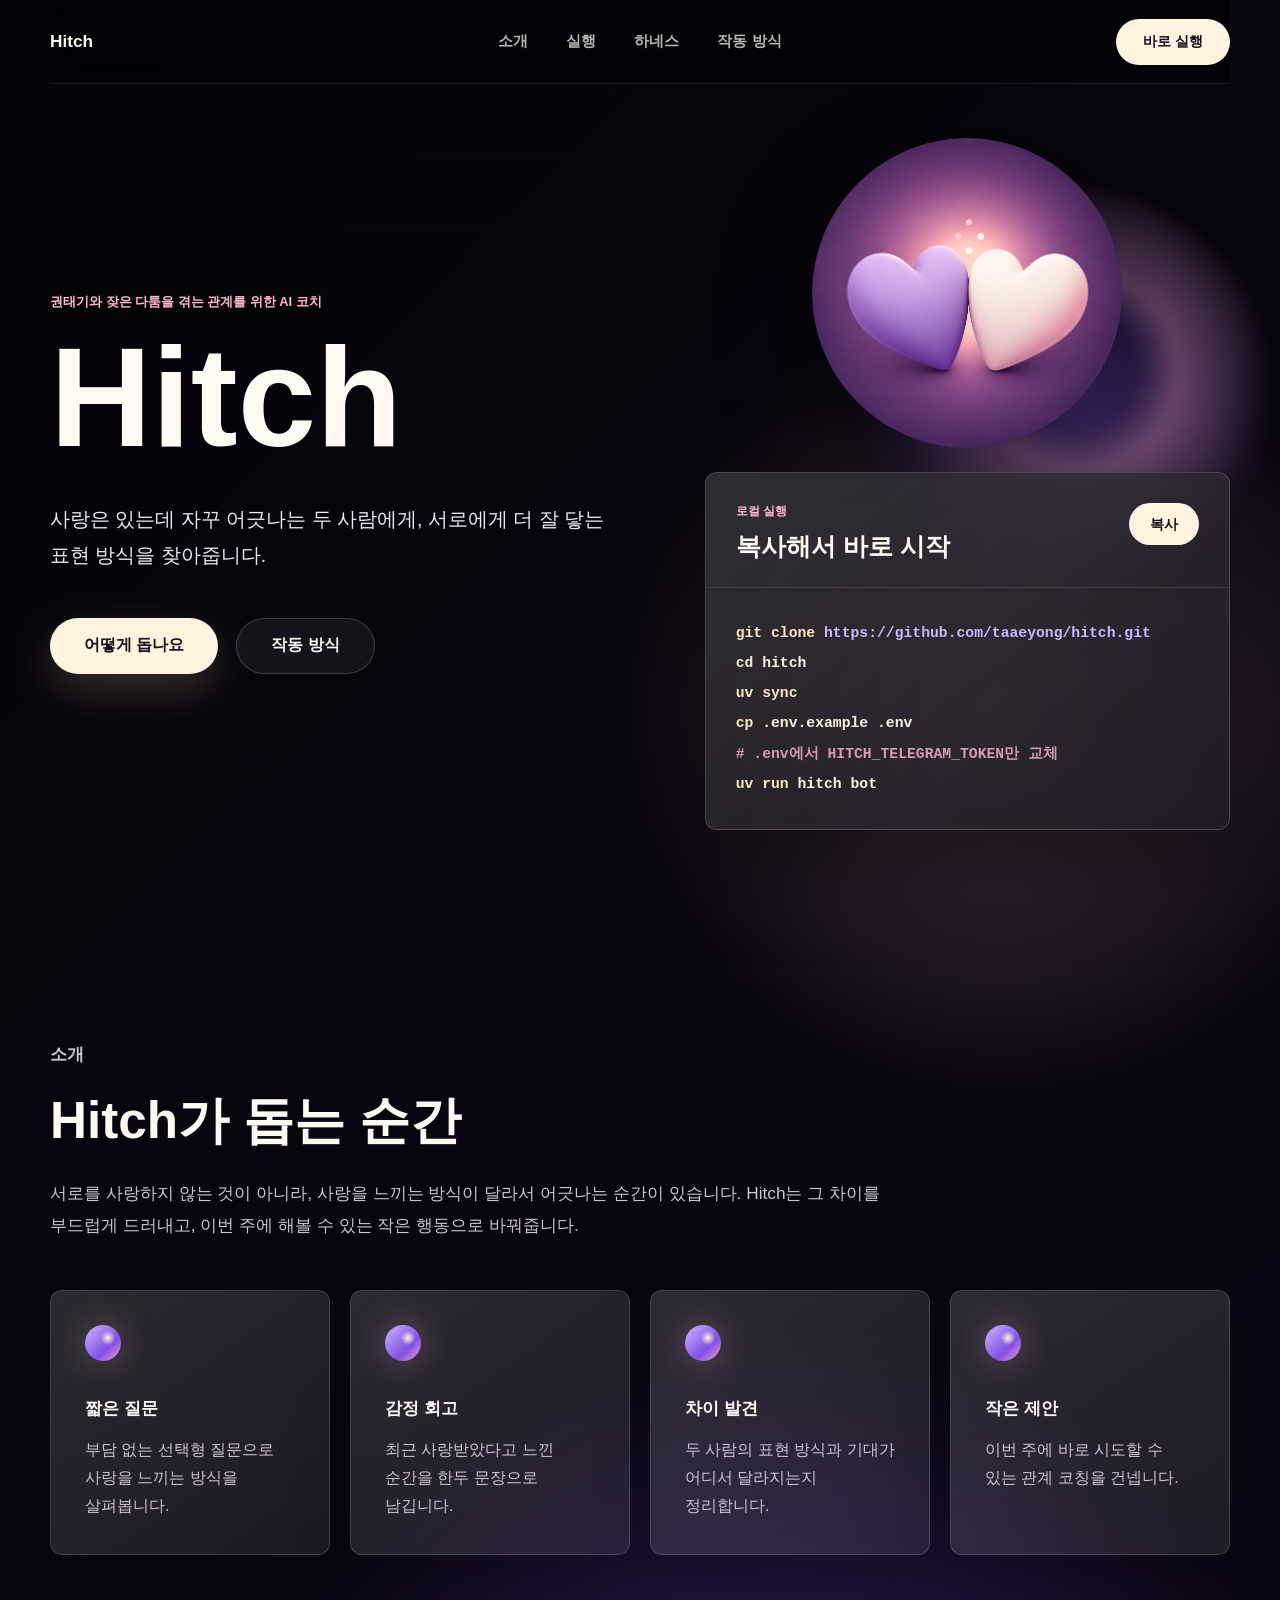
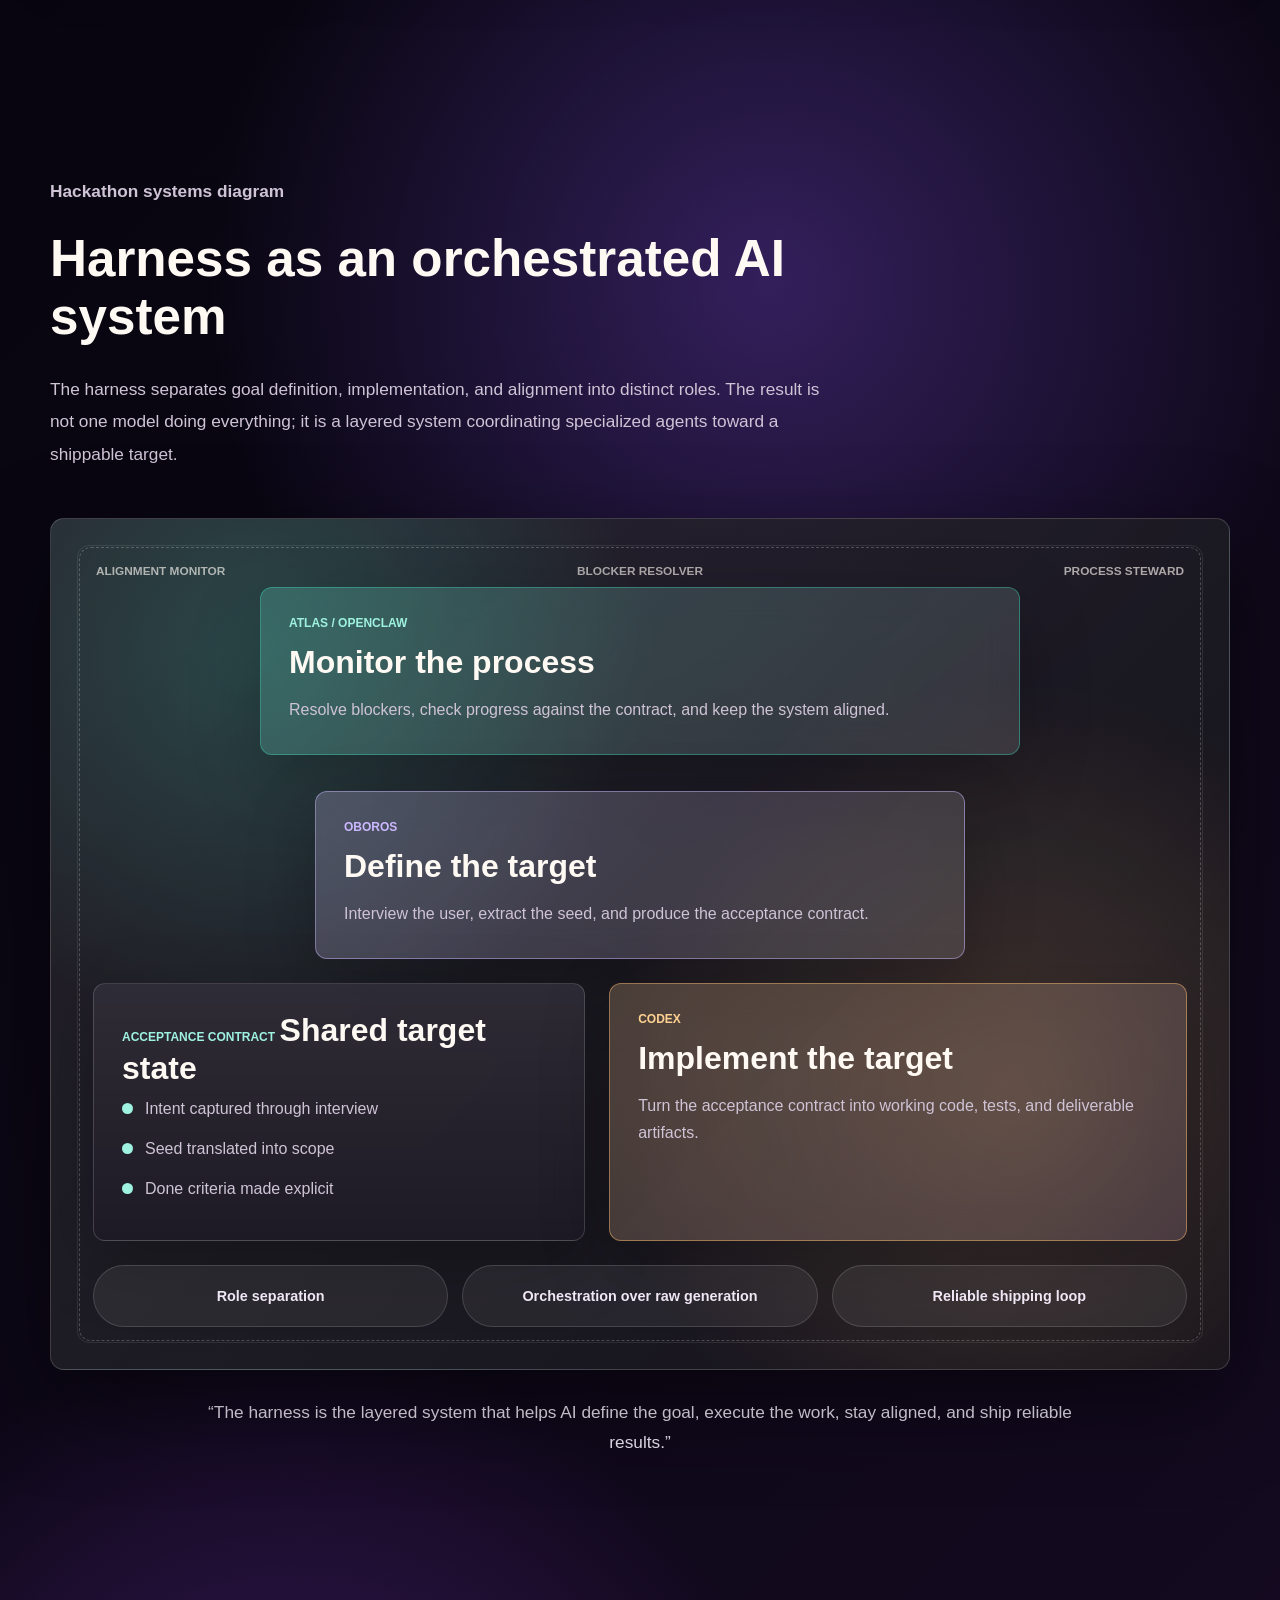
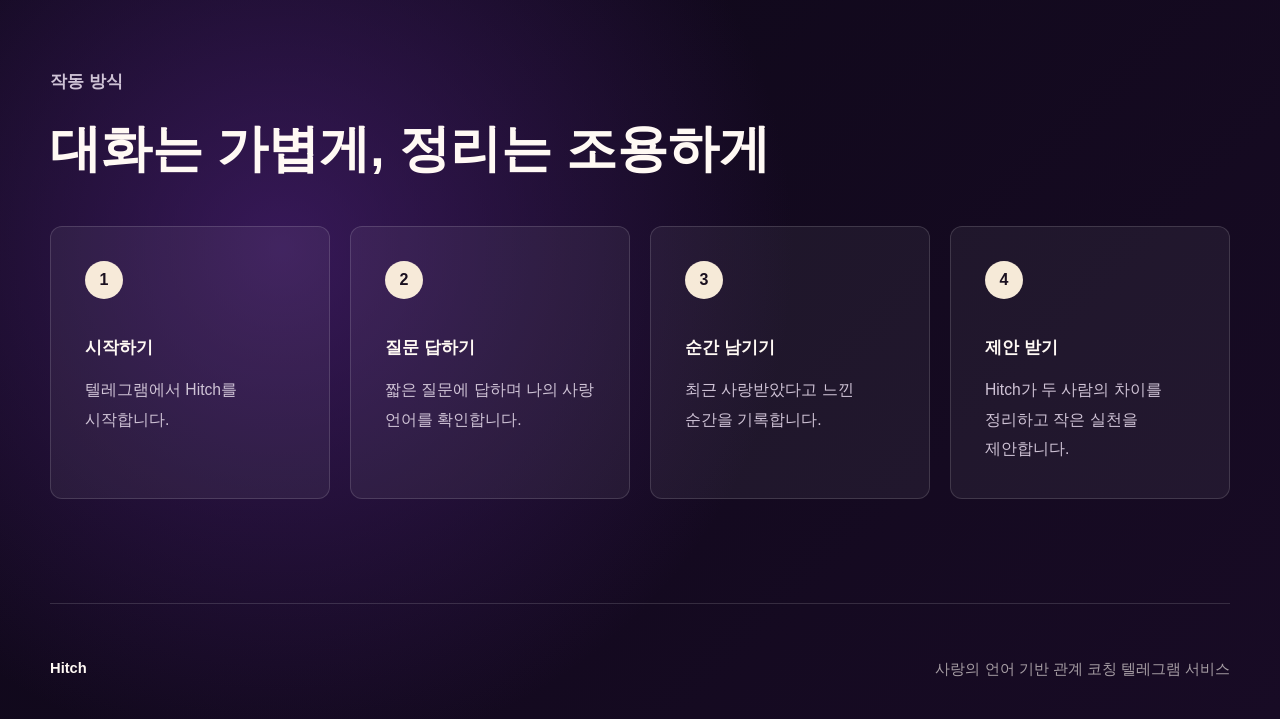
<file: site/index.html>
<!doctype html>
<html lang="ko">
  <head>
    <meta charset="utf-8" />
    <meta name="viewport" content="width=device-width, initial-scale=1" />
    <title>Hitch - 관계를 위한 AI 코치</title>
    <meta
      name="description"
      content="Hitch는 권태기와 잦은 다툼을 겪는 관계를 위해 서로에게 더 잘 닿는 사랑 표현 방식을 찾아주는 AI 코치입니다."
    />
    <link rel="stylesheet" href="./styles.css" />
  </head>
  <body>
    <div class="page-shell">
      <header class="site-header">
        <a class="brand" href="#top">Hitch</a>
        <nav class="nav-links" aria-label="페이지 메뉴">
          <a href="#intro">소개</a>
          <a href="#run">실행</a>
          <a href="#harness">하네스</a>
          <a href="#flow">작동 방식</a>
        </nav>
        <a class="header-cta" href="#run">바로 실행</a>
      </header>

      <main id="top">
        <section class="hero" id="run">
          <div class="hero-copy">
            <p class="eyebrow">권태기와 잦은 다툼을 겪는 관계를 위한 AI 코치</p>
            <h1>Hitch</h1>
            <p class="hero-lede">
              사랑은 있는데 자꾸 어긋나는 두 사람에게, 서로에게 더 잘 닿는
              표현 방식을 찾아줍니다.
            </p>
            <div class="hero-actions">
              <a class="button primary" href="#intro">어떻게 돕나요</a>
              <a class="button secondary" href="#flow">작동 방식</a>
            </div>
          </div>

          <aside class="run-panel" aria-label="Hitch 실행 명령어">
            <div class="avatar-frame" aria-hidden="true">
              <img
                src="./assets/hitch-avatar.png"
                alt=""
                width="1254"
                height="1254"
                loading="eager"
              />
            </div>

            <div class="code-card">
              <div class="code-card-header">
                <div>
                  <span class="panel-label">로컬 실행</span>
                  <h2>복사해서 바로 시작</h2>
                </div>
                <button class="copy-button" type="button" data-copy-target="run-code">
                  복사
                </button>
              </div>
              <pre><code id="run-code" data-copy-text="git clone https://github.com/taaeyong/hitch.git&#10;cd hitch&#10;uv sync&#10;cp .env.example .env&#10;# .env에서 HITCH_TELEGRAM_TOKEN만 교체&#10;uv run hitch bot"><span class="token command">git clone</span> <span class="token url">https://github.com/taaeyong/hitch.git</span>
<span class="token command">cd</span> hitch
<span class="token command">uv sync</span>
<span class="token command">cp</span> .env.example .env
<span class="token comment"># .env에서 HITCH_TELEGRAM_TOKEN만 교체</span>
<span class="token command">uv run</span> hitch bot</code></pre>
            </div>
          </aside>
        </section>

        <section class="section" id="intro">
          <div class="section-heading">
            <p class="eyebrow">소개</p>
            <h2>Hitch가 돕는 순간</h2>
            <p>
              서로를 사랑하지 않는 것이 아니라, 사랑을 느끼는 방식이 달라서
              어긋나는 순간이 있습니다. Hitch는 그 차이를 부드럽게 드러내고,
              이번 주에 해볼 수 있는 작은 행동으로 바꿔줍니다.
            </p>
          </div>

          <div class="feature-grid">
            <article class="feature-card">
              <span class="feature-dot"></span>
              <h3>짧은 질문</h3>
              <p>부담 없는 선택형 질문으로 사랑을 느끼는 방식을 살펴봅니다.</p>
            </article>
            <article class="feature-card">
              <span class="feature-dot"></span>
              <h3>감정 회고</h3>
              <p>최근 사랑받았다고 느낀 순간을 한두 문장으로 남깁니다.</p>
            </article>
            <article class="feature-card">
              <span class="feature-dot"></span>
              <h3>차이 발견</h3>
              <p>두 사람의 표현 방식과 기대가 어디서 달라지는지 정리합니다.</p>
            </article>
            <article class="feature-card">
              <span class="feature-dot"></span>
              <h3>작은 제안</h3>
              <p>이번 주에 바로 시도할 수 있는 관계 코칭을 건넵니다.</p>
            </article>
          </div>
        </section>

        <section class="section harness-section" id="harness">
          <div class="section-heading compact">
            <p class="eyebrow">Hackathon systems diagram</p>
            <h2>Harness as an orchestrated AI system</h2>
            <p>
              The harness separates goal definition, implementation, and alignment
              into distinct roles. The result is not one model doing everything; it is
              a layered system coordinating specialized agents toward a shippable target.
            </p>
          </div>

          <div
            class="harness-diagram"
            role="img"
            aria-label="Layered harness diagram showing Oboros defining the target, Codex implementing it, and Atlas or OpenClaw monitoring alignment around the work."
          >
            <div class="diagram-orbit alignment-orbit" aria-hidden="true">
              <span>Alignment monitor</span>
              <span>Blocker resolver</span>
              <span>Process steward</span>
            </div>

            <div class="diagram-layer alignment-layer">
              <div class="agent-node guardian">
                <span class="node-kicker">Atlas / OpenClaw</span>
                <strong>Monitor the process</strong>
                <p>Resolve blockers, check progress against the contract, and keep the system aligned.</p>
              </div>
            </div>

            <div class="diagram-layer target-layer">
              <div class="agent-node target">
                <span class="node-kicker">Oboros</span>
                <strong>Define the target</strong>
                <p>Interview the user, extract the seed, and produce the acceptance contract.</p>
              </div>
            </div>

            <div class="diagram-core">
              <div class="contract-panel">
                <span class="node-kicker">Acceptance contract</span>
                <strong>Shared target state</strong>
                <ul>
                  <li>Intent captured through interview</li>
                  <li>Seed translated into scope</li>
                  <li>Done criteria made explicit</li>
                </ul>
              </div>

              <div class="agent-node executor">
                <span class="node-kicker">Codex</span>
                <strong>Implement the target</strong>
                <p>Turn the acceptance contract into working code, tests, and deliverable artifacts.</p>
              </div>
            </div>

            <div class="diagram-callouts" aria-label="System principles">
              <span>Role separation</span>
              <span>Orchestration over raw generation</span>
              <span>Reliable shipping loop</span>
            </div>
          </div>

          <p class="diagram-caption">
            “The harness is the layered system that helps AI define the goal, execute
            the work, stay aligned, and ship reliable results.”
          </p>
        </section>

        <section class="section" id="flow">
          <div class="section-heading compact">
            <p class="eyebrow">작동 방식</p>
            <h2>대화는 가볍게, 정리는 조용하게</h2>
          </div>

          <ol class="flow-list">
            <li>
              <strong>시작하기</strong>
              <span>텔레그램에서 Hitch를 시작합니다.</span>
            </li>
            <li>
              <strong>질문 답하기</strong>
              <span>짧은 질문에 답하며 나의 사랑 언어를 확인합니다.</span>
            </li>
            <li>
              <strong>순간 남기기</strong>
              <span>최근 사랑받았다고 느낀 순간을 기록합니다.</span>
            </li>
            <li>
              <strong>제안 받기</strong>
              <span>Hitch가 두 사람의 차이를 정리하고 작은 실천을 제안합니다.</span>
            </li>
          </ol>
        </section>
      </main>

      <footer class="site-footer">
        <span>Hitch</span>
        <span>사랑의 언어 기반 관계 코칭 텔레그램 서비스</span>
      </footer>
    </div>

    <script src="./script.js"></script>
  </body>
</html>
</file>
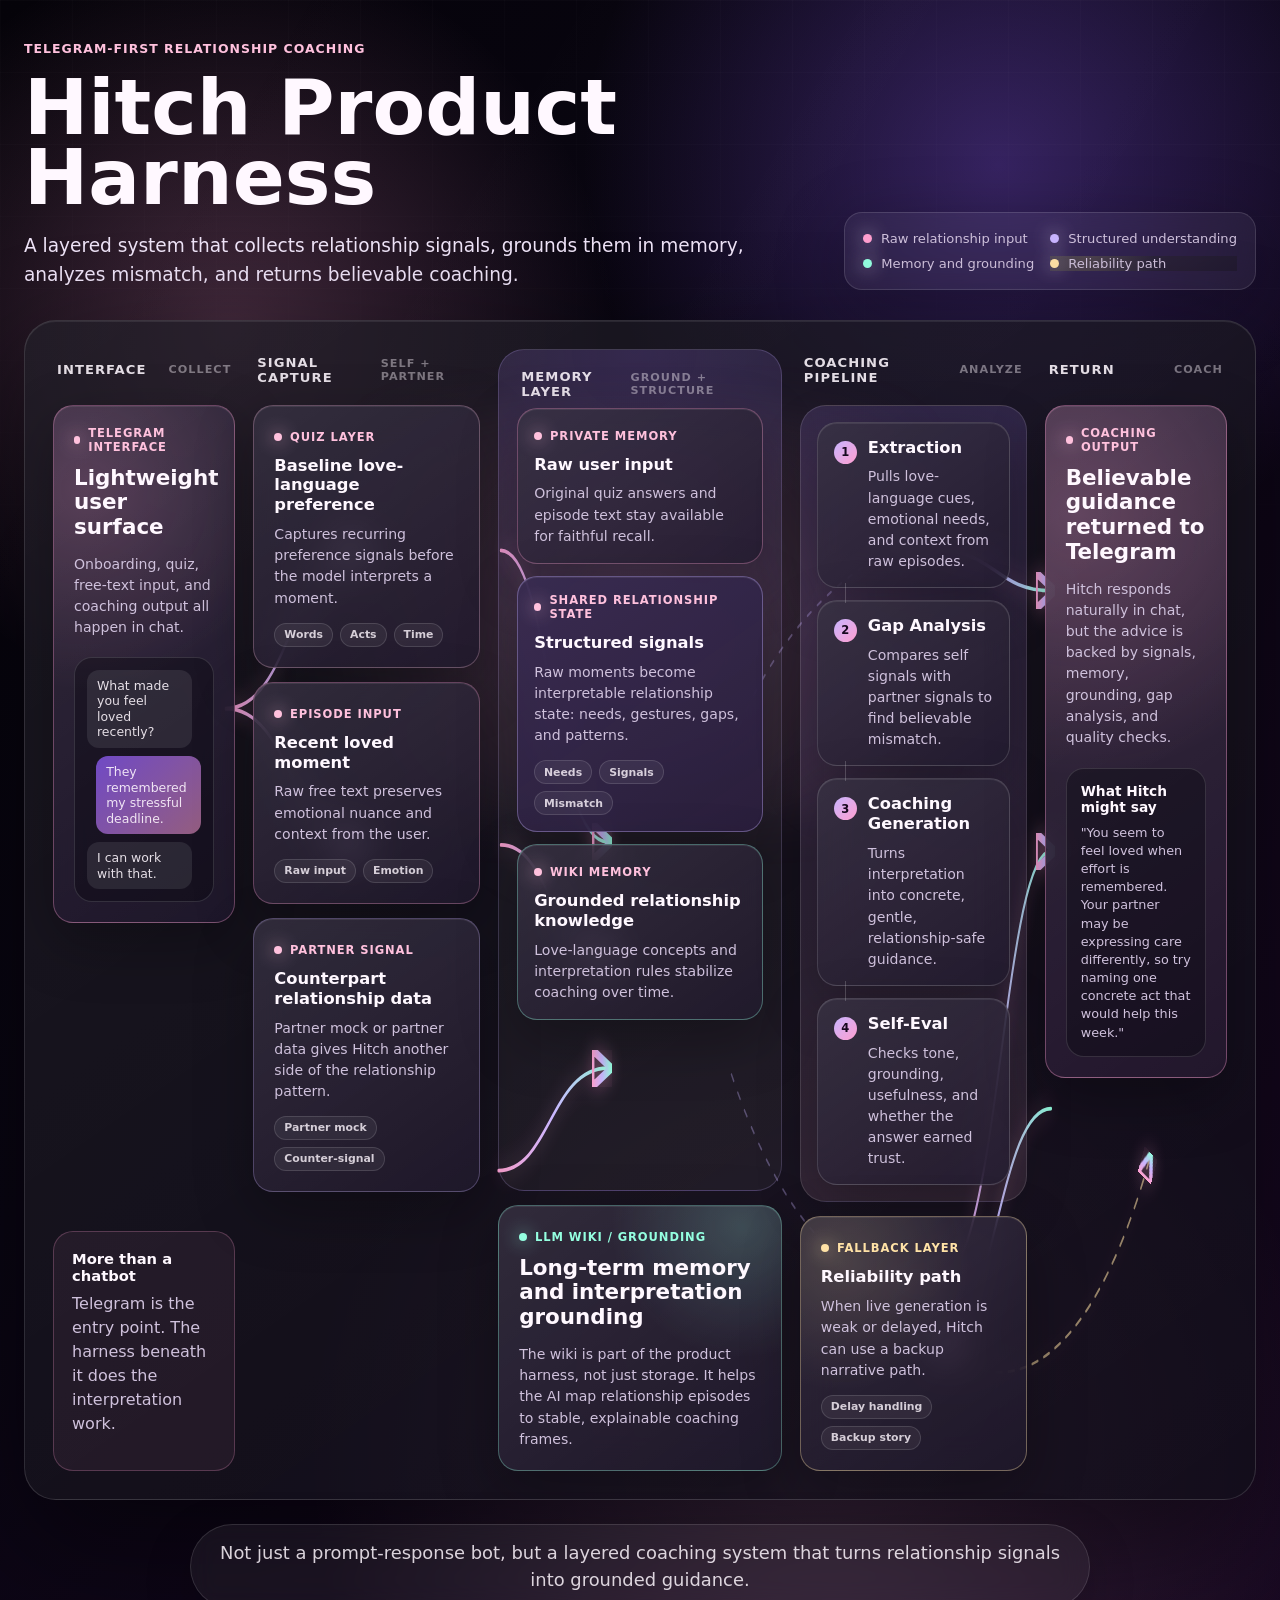
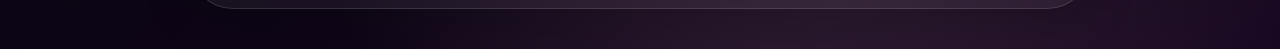
<file: site/product-harness.html>
<!doctype html>
<html lang="en">
  <head>
    <meta charset="utf-8" />
    <meta name="viewport" content="width=device-width, initial-scale=1" />
    <title>Hitch Product Harness</title>
    <meta
      name="description"
      content="A layered product systems diagram for Hitch, a Telegram-first relationship coaching product."
    />
    <style>
      :root {
        color-scheme: dark;
        --bg: #050309;
        --panel: rgba(21, 13, 34, 0.78);
        --panel-strong: rgba(33, 20, 53, 0.9);
        --line: rgba(255, 255, 255, 0.15);
        --line-strong: rgba(236, 198, 255, 0.42);
        --text: #fff8ff;
        --muted: #cfc1dc;
        --soft: #eee3f7;
        --pink: #ff9fcf;
        --rose: #ffc1dd;
        --lavender: #c8b4ff;
        --violet: #8f5dff;
        --deep: #14091f;
        --mint: #94ffe0;
        --gold: #ffe2a6;
        font-family:
          Inter, ui-sans-serif, system-ui, -apple-system, BlinkMacSystemFont,
          "Segoe UI", sans-serif;
      }

      * {
        box-sizing: border-box;
      }

      body {
        min-width: 320px;
        min-height: 100vh;
        margin: 0;
        color: var(--text);
        background:
          radial-gradient(circle at 18% 20%, rgba(255, 159, 207, 0.24), transparent 24rem),
          radial-gradient(circle at 78% 10%, rgba(143, 93, 255, 0.33), transparent 26rem),
          radial-gradient(circle at 64% 88%, rgba(255, 193, 221, 0.16), transparent 32rem),
          linear-gradient(135deg, #050309 0%, #090512 42%, #180821 100%);
        overflow-x: hidden;
      }

      body::before {
        position: fixed;
        inset: 0;
        z-index: -2;
        pointer-events: none;
        content: "";
        background:
          linear-gradient(rgba(255, 255, 255, 0.024) 1px, transparent 1px),
          linear-gradient(90deg, rgba(255, 255, 255, 0.018) 1px, transparent 1px);
        background-size: 72px 72px;
        mask-image: linear-gradient(to bottom, rgba(0, 0, 0, 0.8), transparent 82%);
      }

      body::after {
        position: fixed;
        inset: 0;
        z-index: -1;
        pointer-events: none;
        content: "";
        background:
          radial-gradient(circle at 50% 52%, rgba(255, 255, 255, 0.09), transparent 0 1px, transparent 1px),
          linear-gradient(120deg, transparent, rgba(255, 255, 255, 0.05), transparent);
        background-size: 22px 22px, 100% 100%;
        opacity: 0.24;
      }

      main {
        width: min(1520px, calc(100% - 48px));
        min-height: 100vh;
        margin: 0 auto;
        padding: 40px 0;
      }

      .hero {
        display: grid;
        grid-template-columns: 1fr auto;
        align-items: end;
        gap: 32px;
        margin-bottom: 30px;
      }

      .eyebrow {
        margin: 0 0 14px;
        color: var(--rose);
        font-size: 0.78rem;
        font-weight: 800;
        letter-spacing: 0.08em;
        text-transform: uppercase;
      }

      h1 {
        margin: 0;
        font-size: clamp(3rem, 6vw, 6.8rem);
        line-height: 0.92;
        letter-spacing: 0;
      }

      .lede {
        max-width: 760px;
        margin: 18px 0 0;
        color: var(--soft);
        font-size: clamp(1rem, 1.45vw, 1.35rem);
        line-height: 1.55;
      }

      .legend {
        display: grid;
        grid-template-columns: repeat(2, auto);
        gap: 10px 16px;
        padding: 18px;
        border: 1px solid rgba(255, 255, 255, 0.13);
        border-radius: 18px;
        background: rgba(255, 255, 255, 0.055);
        box-shadow: 0 18px 70px rgba(0, 0, 0, 0.28);
        backdrop-filter: blur(18px);
      }

      .legend span {
        display: inline-flex;
        align-items: center;
        gap: 9px;
        color: var(--muted);
        font-size: 0.82rem;
        white-space: nowrap;
      }

      .legend i {
        width: 9px;
        height: 9px;
        border-radius: 999px;
        background: var(--pink);
        box-shadow: 0 0 18px currentColor;
      }

      .legend .structured i {
        background: var(--lavender);
      }

      .legend .grounding i {
        background: var(--mint);
      }

      .legend .fallback i {
        background: var(--gold);
      }

      .diagram {
        position: relative;
        display: grid;
        grid-template-columns: 0.9fr 1.12fr 1.4fr 1.12fr 0.9fr;
        gap: 18px;
        min-height: 760px;
        padding: 28px;
        border: 1px solid rgba(255, 255, 255, 0.13);
        border-radius: 32px;
        background:
          linear-gradient(145deg, rgba(255, 255, 255, 0.08), rgba(255, 255, 255, 0.028)),
          rgba(8, 5, 16, 0.72);
        box-shadow:
          0 44px 120px rgba(0, 0, 0, 0.46),
          inset 0 1px 0 rgba(255, 255, 255, 0.08);
        overflow: hidden;
      }

      .diagram::before {
        position: absolute;
        inset: 8% 14% auto;
        height: 34%;
        border-radius: 999px;
        background: radial-gradient(circle, rgba(255, 159, 207, 0.2), transparent 70%);
        filter: blur(28px);
        content: "";
      }

      .connectors {
        position: absolute;
        inset: 0;
        z-index: 1;
        width: 100%;
        height: 100%;
        pointer-events: none;
      }

      .connectors path {
        fill: none;
        stroke: url("#flowGradient");
        stroke-width: 2.4;
        stroke-linecap: round;
        stroke-linejoin: round;
        filter: drop-shadow(0 0 8px rgba(255, 159, 207, 0.42));
      }

      .connectors .soft-path {
        stroke: rgba(200, 180, 255, 0.34);
        stroke-width: 1.6;
        stroke-dasharray: 5 9;
        filter: none;
      }

      .connectors .fallback-path {
        stroke: rgba(255, 226, 166, 0.55);
        stroke-width: 1.8;
        stroke-dasharray: 7 8;
      }

      .layer {
        position: relative;
        z-index: 2;
        display: flex;
        flex-direction: column;
        gap: 14px;
        min-width: 0;
      }

      .layer-title {
        display: flex;
        align-items: center;
        justify-content: space-between;
        gap: 10px;
        min-height: 42px;
        padding: 0 4px;
        color: rgba(255, 248, 255, 0.88);
        font-size: 0.82rem;
        font-weight: 850;
        letter-spacing: 0.08em;
        text-transform: uppercase;
      }

      .layer-title span {
        color: rgba(255, 248, 255, 0.42);
        font-size: 0.7rem;
      }

      .card,
      .stage,
      .memory-card,
      .output-card {
        border: 1px solid var(--line);
        border-radius: 20px;
        background:
          linear-gradient(145deg, rgba(255, 255, 255, 0.12), rgba(255, 255, 255, 0.042)),
          var(--panel);
        box-shadow:
          0 20px 58px rgba(0, 0, 0, 0.28),
          inset 0 1px 0 rgba(255, 255, 255, 0.08);
        backdrop-filter: blur(18px);
      }

      .card {
        padding: 20px;
      }

      .node-label {
        display: inline-flex;
        align-items: center;
        gap: 8px;
        margin-bottom: 12px;
        color: var(--rose);
        font-size: 0.72rem;
        font-weight: 850;
        letter-spacing: 0.08em;
        text-transform: uppercase;
      }

      .node-label::before {
        width: 8px;
        height: 8px;
        border-radius: 999px;
        background: currentColor;
        box-shadow: 0 0 18px currentColor;
        content: "";
      }

      h2,
      h3,
      p {
        margin-top: 0;
      }

      h2,
      h3 {
        letter-spacing: 0;
      }

      h2 {
        margin-bottom: 14px;
        font-size: 1.34rem;
        line-height: 1.16;
      }

      h3 {
        margin-bottom: 9px;
        font-size: 1.02rem;
        line-height: 1.22;
      }

      p {
        color: var(--muted);
        line-height: 1.5;
      }

      .card p,
      .stage p,
      .memory-card p,
      .output-card p {
        margin-bottom: 0;
        font-size: 0.88rem;
      }

      ul {
        display: grid;
        gap: 8px;
        margin: 16px 0 0;
        padding: 0;
        list-style: none;
      }

      li {
        position: relative;
        padding-left: 18px;
        color: var(--muted);
        font-size: 0.84rem;
        line-height: 1.38;
      }

      li::before {
        position: absolute;
        top: 0.57em;
        left: 0;
        width: 6px;
        height: 6px;
        border-radius: 999px;
        background: rgba(255, 193, 221, 0.9);
        content: "";
      }

      .telegram {
        min-height: 248px;
        border-color: rgba(255, 159, 207, 0.34);
        background:
          radial-gradient(circle at 18% 16%, rgba(255, 159, 207, 0.2), transparent 44%),
          linear-gradient(145deg, rgba(255, 255, 255, 0.13), rgba(255, 255, 255, 0.05)),
          rgba(18, 10, 32, 0.86);
      }

      .phone-shell {
        display: grid;
        gap: 8px;
        margin-top: 18px;
        padding: 12px;
        border: 1px solid rgba(255, 255, 255, 0.13);
        border-radius: 18px;
        background: rgba(4, 3, 9, 0.34);
      }

      .bubble {
        width: fit-content;
        max-width: 92%;
        padding: 8px 10px;
        border-radius: 12px;
        color: rgba(255, 248, 255, 0.88);
        font-size: 0.78rem;
        line-height: 1.25;
        background: rgba(255, 255, 255, 0.09);
      }

      .bubble.user {
        justify-self: end;
        background: linear-gradient(135deg, rgba(143, 93, 255, 0.74), rgba(255, 159, 207, 0.54));
      }

      .partner {
        border-color: rgba(200, 180, 255, 0.28);
      }

      .quiz {
        border-color: rgba(255, 193, 221, 0.28);
      }

      .episode {
        border-color: rgba(255, 159, 207, 0.3);
      }

      .memory-zone {
        flex: 1;
        padding: 18px;
        border: 1px solid rgba(200, 180, 255, 0.2);
        border-radius: 26px;
        background:
          radial-gradient(circle at 48% 0%, rgba(143, 93, 255, 0.18), transparent 45%),
          rgba(255, 255, 255, 0.04);
      }

      .memory-zone .layer-title {
        min-height: 32px;
        margin-bottom: 8px;
      }

      .memory-grid {
        display: grid;
        grid-template-columns: 1fr;
        gap: 12px;
      }

      .memory-card {
        padding: 16px;
      }

      .private-memory {
        border-color: rgba(255, 159, 207, 0.32);
      }

      .shared-memory {
        border-color: rgba(200, 180, 255, 0.36);
        background:
          linear-gradient(145deg, rgba(200, 180, 255, 0.13), rgba(255, 255, 255, 0.04)),
          var(--panel-strong);
      }

      .wiki-memory {
        border-color: rgba(148, 255, 224, 0.34);
      }

      .tag-row {
        display: flex;
        flex-wrap: wrap;
        gap: 7px;
        margin-top: 14px;
      }

      .tag {
        display: inline-flex;
        align-items: center;
        min-height: 24px;
        padding: 0 9px;
        border: 1px solid rgba(255, 255, 255, 0.13);
        border-radius: 999px;
        color: rgba(255, 248, 255, 0.8);
        font-size: 0.68rem;
        font-weight: 760;
        background: rgba(255, 255, 255, 0.06);
      }

      .wiki {
        min-height: 210px;
        border-color: rgba(148, 255, 224, 0.32);
        background:
          radial-gradient(circle at 86% 8%, rgba(148, 255, 224, 0.18), transparent 38%),
          linear-gradient(145deg, rgba(255, 255, 255, 0.12), rgba(255, 255, 255, 0.04)),
          var(--panel);
      }

      .wiki .node-label {
        color: var(--mint);
      }

      .pipeline {
        display: grid;
        gap: 12px;
        padding: 16px;
        border: 1px solid rgba(255, 255, 255, 0.13);
        border-radius: 26px;
        background:
          linear-gradient(180deg, rgba(143, 93, 255, 0.12), rgba(255, 159, 207, 0.08)),
          rgba(255, 255, 255, 0.04);
      }

      .stage {
        position: relative;
        padding: 15px 15px 15px 50px;
        min-height: 94px;
      }

      .stage::before {
        position: absolute;
        top: 18px;
        left: 16px;
        display: grid;
        place-items: center;
        width: 23px;
        height: 23px;
        border-radius: 999px;
        background: linear-gradient(135deg, var(--lavender), var(--pink));
        color: #17091f;
        content: attr(data-step);
        font-size: 0.72rem;
        font-weight: 900;
      }

      .stage + .stage::after {
        position: absolute;
        top: -18px;
        left: 27px;
        width: 1px;
        height: 20px;
        background: rgba(255, 255, 255, 0.19);
        content: "";
      }

      .fallback {
        border-color: rgba(255, 226, 166, 0.36);
        background:
          radial-gradient(circle at 18% 18%, rgba(255, 226, 166, 0.15), transparent 46%),
          linear-gradient(145deg, rgba(255, 255, 255, 0.11), rgba(255, 255, 255, 0.04)),
          var(--panel);
      }

      .fallback .node-label {
        color: var(--gold);
      }

      .output-card {
        padding: 20px;
        min-height: 280px;
        border-color: rgba(255, 159, 207, 0.36);
        background:
          radial-gradient(circle at 18% 16%, rgba(255, 159, 207, 0.23), transparent 45%),
          linear-gradient(145deg, rgba(255, 255, 255, 0.14), rgba(255, 255, 255, 0.052)),
          rgba(23, 11, 35, 0.88);
      }

      .coaching-preview {
        display: grid;
        gap: 9px;
        margin-top: 20px;
        padding: 14px;
        border: 1px solid rgba(255, 255, 255, 0.13);
        border-radius: 18px;
        background: rgba(5, 3, 9, 0.34);
      }

      .coaching-preview strong {
        color: var(--text);
        font-size: 0.86rem;
      }

      .coaching-preview span {
        color: var(--muted);
        font-size: 0.8rem;
        line-height: 1.42;
      }

      .callout {
        margin-top: auto;
        padding: 18px;
        border: 1px solid rgba(255, 159, 207, 0.24);
        border-radius: 20px;
        background: rgba(255, 159, 207, 0.065);
      }

      .callout strong {
        display: block;
        margin-bottom: 8px;
        font-size: 0.92rem;
      }

      .caption {
        display: flex;
        justify-content: center;
        margin: 24px auto 0;
        color: rgba(255, 248, 255, 0.84);
        font-size: clamp(0.95rem, 1.4vw, 1.2rem);
        line-height: 1.5;
        text-align: center;
      }

      .caption span {
        max-width: 900px;
        padding: 15px 20px;
        border: 1px solid rgba(255, 255, 255, 0.12);
        border-radius: 999px;
        background: rgba(255, 255, 255, 0.055);
        box-shadow: 0 16px 50px rgba(0, 0, 0, 0.2);
        backdrop-filter: blur(14px);
      }

      @media (max-width: 1180px) {
        main {
          width: min(100% - 32px, 900px);
          padding: 32px 0;
        }

        .hero {
          grid-template-columns: 1fr;
        }

        .legend {
          justify-self: start;
        }

        .diagram {
          grid-template-columns: 1fr;
          min-height: auto;
        }

        .connectors {
          display: none;
        }

        .layer {
          gap: 12px;
        }

        .memory-grid {
          grid-template-columns: repeat(3, minmax(0, 1fr));
        }

        .pipeline {
          grid-template-columns: repeat(2, minmax(0, 1fr));
        }

        .stage + .stage::after {
          display: none;
        }
      }

      @media (max-width: 720px) {
        main {
          width: min(100% - 24px, 540px);
        }

        .legend,
        .memory-grid,
        .pipeline {
          grid-template-columns: 1fr;
        }

        .diagram {
          padding: 16px;
          border-radius: 24px;
        }

        .caption span {
          border-radius: 20px;
        }
      }
    </style>
  </head>
  <body>
    <main>
      <header class="hero" aria-label="Diagram title">
        <div>
          <p class="eyebrow">Telegram-first relationship coaching</p>
          <h1>Hitch Product Harness</h1>
          <p class="lede">
            A layered system that collects relationship signals, grounds them in
            memory, analyzes mismatch, and returns believable coaching.
          </p>
        </div>
        <aside class="legend" aria-label="Legend">
          <span><i></i>Raw relationship input</span>
          <span class="structured"><i></i>Structured understanding</span>
          <span class="grounding"><i></i>Memory and grounding</span>
          <span class="fallback"><i></i>Reliability path</span>
        </aside>
      </header>

      <section
        class="diagram"
        role="img"
        aria-label="Layered signal-flow diagram showing Telegram input, quiz and episode signals, partner signal, memory and LLM wiki grounding, coaching pipeline, fallback layer, and coaching output back to Telegram."
      >
        <svg class="connectors" viewBox="0 0 1520 760" preserveAspectRatio="none" aria-hidden="true">
          <defs>
            <linearGradient id="flowGradient" x1="0%" y1="0%" x2="100%" y2="0%">
              <stop offset="0%" stop-color="#ff9fcf" />
              <stop offset="50%" stop-color="#c8b4ff" />
              <stop offset="100%" stop-color="#94ffe0" />
            </linearGradient>
            <marker
              id="arrow"
              markerWidth="10"
              markerHeight="10"
              refX="8"
              refY="5"
              orient="auto"
              markerUnits="strokeWidth"
            >
              <path d="M 0 0 L 10 5 L 0 10 z" fill="#e9c7ff" />
            </marker>
          </defs>
          <path d="M 248 250 C 330 250 330 148 412 148" marker-end="url(#arrow)" />
          <path d="M 248 250 C 330 250 330 338 412 338" marker-end="url(#arrow)" />
          <path d="M 588 148 C 650 148 650 336 720 336" marker-end="url(#arrow)" />
          <path d="M 588 338 C 650 338 650 410 720 410" marker-end="url(#arrow)" />
          <path d="M 585 548 C 648 548 650 482 720 482" marker-end="url(#arrow)" />
          <path class="soft-path" d="M 873 273 C 938 188 1032 154 1100 142" marker-end="url(#arrow)" />
          <path class="soft-path" d="M 873 486 C 940 590 1032 626 1100 620" marker-end="url(#arrow)" />
          <path d="M 1128 148 C 1198 148 1200 174 1268 174" marker-end="url(#arrow)" />
          <path d="M 1128 620 C 1204 620 1208 342 1268 342" marker-end="url(#arrow)" />
          <path d="M 1268 508 C 1202 508 1198 660 1128 660" marker-end="url(#arrow)" />
          <path class="fallback-path" d="M 1128 660 C 1224 706 1324 664 1390 540" marker-end="url(#arrow)" />
        </svg>

        <div class="layer">
          <div class="layer-title">Interface <span>Collect</span></div>
          <article class="card telegram">
            <span class="node-label">Telegram Interface</span>
            <h2>Lightweight user surface</h2>
            <p>Onboarding, quiz, free-text input, and coaching output all happen in chat.</p>
            <div class="phone-shell" aria-hidden="true">
              <span class="bubble">What made you feel loved recently?</span>
              <span class="bubble user">They remembered my stressful deadline.</span>
              <span class="bubble">I can work with that.</span>
            </div>
          </article>
          <div class="callout">
            <strong>More than a chatbot</strong>
            <p>Telegram is the entry point. The harness beneath it does the interpretation work.</p>
          </div>
        </div>

        <div class="layer">
          <div class="layer-title">Signal Capture <span>Self + Partner</span></div>
          <article class="card quiz">
            <span class="node-label">Quiz Layer</span>
            <h3>Baseline love-language preference</h3>
            <p>Captures recurring preference signals before the model interprets a moment.</p>
            <div class="tag-row">
              <span class="tag">Words</span>
              <span class="tag">Acts</span>
              <span class="tag">Time</span>
            </div>
          </article>

          <article class="card episode">
            <span class="node-label">Episode Input</span>
            <h3>Recent loved moment</h3>
            <p>Raw free text preserves emotional nuance and context from the user.</p>
            <div class="tag-row">
              <span class="tag">Raw input</span>
              <span class="tag">Emotion</span>
            </div>
          </article>

          <article class="card partner">
            <span class="node-label">Partner Signal</span>
            <h3>Counterpart relationship data</h3>
            <p>Partner mock or partner data gives Hitch another side of the relationship pattern.</p>
            <div class="tag-row">
              <span class="tag">Partner mock</span>
              <span class="tag">Counter-signal</span>
            </div>
          </article>
        </div>

        <div class="layer">
          <div class="memory-zone">
            <div class="layer-title">Memory Layer <span>Ground + Structure</span></div>
            <div class="memory-grid">
              <article class="memory-card private-memory">
                <span class="node-label">Private Memory</span>
                <h3>Raw user input</h3>
                <p>Original quiz answers and episode text stay available for faithful recall.</p>
              </article>

              <article class="memory-card shared-memory">
                <span class="node-label">Shared Relationship State</span>
                <h3>Structured signals</h3>
                <p>Raw moments become interpretable relationship state: needs, gestures, gaps, and patterns.</p>
                <div class="tag-row">
                  <span class="tag">Needs</span>
                  <span class="tag">Signals</span>
                  <span class="tag">Mismatch</span>
                </div>
              </article>

              <article class="memory-card wiki-memory">
                <span class="node-label">Wiki Memory</span>
                <h3>Grounded relationship knowledge</h3>
                <p>Love-language concepts and interpretation rules stabilize coaching over time.</p>
              </article>
            </div>
          </div>

          <article class="card wiki">
            <span class="node-label">LLM Wiki / Grounding</span>
            <h2>Long-term memory and interpretation grounding</h2>
            <p>
              The wiki is part of the product harness, not just storage. It helps the
              AI map relationship episodes to stable, explainable coaching frames.
            </p>
          </article>
        </div>

        <div class="layer">
          <div class="layer-title">Coaching Pipeline <span>Analyze</span></div>
          <div class="pipeline">
            <article class="stage" data-step="1">
              <h3>Extraction</h3>
              <p>Pulls love-language cues, emotional needs, and context from raw episodes.</p>
            </article>
            <article class="stage" data-step="2">
              <h3>Gap Analysis</h3>
              <p>Compares self signals with partner signals to find believable mismatch.</p>
            </article>
            <article class="stage" data-step="3">
              <h3>Coaching Generation</h3>
              <p>Turns interpretation into concrete, gentle, relationship-safe guidance.</p>
            </article>
            <article class="stage" data-step="4">
              <h3>Self-Eval</h3>
              <p>Checks tone, grounding, usefulness, and whether the answer earned trust.</p>
            </article>
          </div>

          <article class="card fallback">
            <span class="node-label">Fallback Layer</span>
            <h3>Reliability path</h3>
            <p>When live generation is weak or delayed, Hitch can use a backup narrative path.</p>
            <div class="tag-row">
              <span class="tag">Delay handling</span>
              <span class="tag">Backup story</span>
            </div>
          </article>
        </div>

        <div class="layer">
          <div class="layer-title">Return <span>Coach</span></div>
          <article class="output-card">
            <span class="node-label">Coaching Output</span>
            <h2>Believable guidance returned to Telegram</h2>
            <p>
              Hitch responds naturally in chat, but the advice is backed by signals,
              memory, grounding, gap analysis, and quality checks.
            </p>
            <div class="coaching-preview" aria-hidden="true">
              <strong>What Hitch might say</strong>
              <span>
                "You seem to feel loved when effort is remembered. Your partner may be
                expressing care differently, so try naming one concrete act that would
                help this week."
              </span>
            </div>
          </article>
        </div>
      </section>

      <p class="caption">
        <span>
          Not just a prompt-response bot, but a layered coaching system that turns
          relationship signals into grounded guidance.
        </span>
      </p>
    </main>
  </body>
</html>
</file>
<file: site/styles.css>
:root {
  color-scheme: dark;
  --text: #fff9f4;
  --muted: #cfc3d6;
  --soft: #f0e7f5;
  --cream: #fff3df;
  --pink: #f5a8c8;
  --rose: #ffb7cf;
  --lavender: #cbb8ff;
  --violet: #8150e6;
  --plum: #2c1244;
  --line: rgba(255, 255, 255, 0.14);
  --terminal: rgba(17, 14, 22, 0.84);
  --shadow: 0 32px 96px rgba(0, 0, 0, 0.48);
  font-family:
    -apple-system, BlinkMacSystemFont, "Apple SD Gothic Neo", "Noto Sans KR",
    "Segoe UI", sans-serif;
}

* {
  box-sizing: border-box;
}

html {
  scroll-behavior: smooth;
}

body {
  margin: 0;
  min-width: 320px;
  color: var(--text);
  background:
    radial-gradient(circle at 78% 18%, rgba(245, 168, 200, 0.28), transparent 25rem),
    radial-gradient(circle at 60% 48%, rgba(129, 80, 230, 0.34), transparent 35rem),
    radial-gradient(circle at 22% 88%, rgba(73, 32, 116, 0.68), transparent 32rem),
    linear-gradient(135deg, #050408 0%, #090612 45%, #180b25 100%);
}

body::before {
  position: fixed;
  inset: 0;
  z-index: -2;
  pointer-events: none;
  content: "";
  background:
    linear-gradient(rgba(255, 255, 255, 0.016) 1px, transparent 1px),
    linear-gradient(90deg, rgba(255, 255, 255, 0.012) 1px, transparent 1px);
  background-size: 76px 76px;
  mask-image: linear-gradient(to bottom, rgba(0, 0, 0, 0.58), transparent 72%);
}

a {
  color: inherit;
  text-decoration: none;
}

button,
a {
  -webkit-tap-highlight-color: transparent;
}

.page-shell {
  width: min(1180px, calc(100% - 48px));
  margin: 0 auto;
}

.site-header {
  position: sticky;
  top: 0;
  z-index: 20;
  display: grid;
  grid-template-columns: 1fr auto 1fr;
  align-items: center;
  min-height: 84px;
  gap: 28px;
  border-bottom: 1px solid rgba(255, 255, 255, 0.08);
  background: rgba(5, 4, 8, 0.72);
  backdrop-filter: blur(18px);
}

.brand {
  justify-self: start;
  font-size: 1.08rem;
  font-weight: 800;
  letter-spacing: 0;
}

.nav-links {
  display: flex;
  align-items: center;
  gap: 38px;
  color: rgba(255, 249, 244, 0.72);
  font-size: 0.92rem;
  font-weight: 650;
}

.nav-links a:hover {
  color: var(--text);
}

.header-cta,
.button,
.copy-button {
  transition:
    transform 180ms ease,
    border-color 180ms ease,
    background 180ms ease,
    color 180ms ease;
}

.header-cta {
  justify-self: end;
  display: inline-flex;
  align-items: center;
  justify-content: center;
  min-height: 46px;
  padding: 0 26px;
  border: 1px solid rgba(255, 255, 255, 0.25);
  border-radius: 999px;
  background: var(--cream);
  color: #1a1020;
  font-size: 0.9rem;
  font-weight: 750;
}

.header-cta:hover,
.button:hover,
.copy-button:hover {
  transform: translateY(-1px);
}

.hero {
  display: grid;
  grid-template-columns: minmax(0, 0.98fr) minmax(410px, 0.86fr);
  align-items: center;
  min-height: calc(100vh - 84px);
  gap: 56px;
  padding: 54px 0 104px;
}

.eyebrow,
.panel-label {
  margin: 0 0 22px;
  color: var(--rose);
  font-size: 0.8rem;
  font-weight: 750;
  letter-spacing: 0;
}

h1,
h2,
h3,
p {
  margin-top: 0;
}

h1 {
  max-width: 860px;
  margin-bottom: 38px;
  font-size: clamp(5rem, 11vw, 10rem);
  line-height: 0.92;
  letter-spacing: 0;
}

h2 {
  margin-bottom: 26px;
  font-size: clamp(2rem, 4vw, 3.8rem);
  line-height: 1.14;
  letter-spacing: 0;
  word-break: keep-all;
}

h3 {
  margin-bottom: 16px;
  font-size: 1.08rem;
  line-height: 1.34;
}

.hero-lede,
.section-heading p,
.flow-list span {
  color: var(--muted);
  font-size: 1.08rem;
  line-height: 1.88;
  word-break: keep-all;
}

.hero-lede {
  max-width: 690px;
  margin-bottom: 44px;
  color: var(--soft);
  font-size: 1.22rem;
}

.hero-actions {
  display: flex;
  flex-wrap: wrap;
  gap: 18px;
}

.button {
  display: inline-flex;
  align-items: center;
  justify-content: center;
  min-height: 56px;
  padding: 0 34px;
  border-radius: 999px;
  font-weight: 760;
}

.button.primary {
  background: var(--cream);
  color: #1a1020;
  box-shadow: 0 16px 48px rgba(255, 218, 169, 0.2);
}

.button.secondary {
  border: 1px solid rgba(255, 255, 255, 0.18);
  background: rgba(255, 255, 255, 0.06);
  color: var(--text);
}

.run-panel {
  position: relative;
  display: grid;
  gap: 24px;
}

.run-panel::before {
  position: absolute;
  inset: 7% -8% auto auto;
  width: 80%;
  aspect-ratio: 1;
  border-radius: 999px;
  background:
    radial-gradient(circle at 54% 44%, rgba(255, 243, 223, 0.75), transparent 0 18%, rgba(245, 168, 200, 0.4) 30%, transparent 58%),
    radial-gradient(circle, rgba(129, 80, 230, 0.52), rgba(44, 18, 68, 0.12) 70%);
  filter: blur(6px);
  opacity: 0.84;
  content: "";
}

.avatar-frame {
  position: relative;
  z-index: 1;
  display: grid;
  place-items: center;
}

.avatar-frame img {
  display: block;
  width: min(70%, 310px);
  height: auto;
  border-radius: 999px;
  box-shadow: var(--shadow);
}

.code-card {
  position: relative;
  z-index: 2;
  overflow: hidden;
  border: 1px solid rgba(255, 255, 255, 0.16);
  border-radius: 12px;
  background:
    linear-gradient(145deg, rgba(255, 255, 255, 0.13), rgba(255, 255, 255, 0.055)),
    var(--terminal);
  box-shadow: var(--shadow);
  backdrop-filter: blur(16px);
}

.code-card-header {
  display: flex;
  align-items: flex-start;
  justify-content: space-between;
  gap: 22px;
  padding: 30px 30px 24px;
  border-bottom: 1px solid rgba(255, 255, 255, 0.11);
}

.code-card-header h2 {
  margin: 0;
  font-size: 1.58rem;
  line-height: 1.3;
}

.panel-label {
  display: block;
  margin-bottom: 10px;
  font-size: 0.78rem;
}

.copy-button {
  flex: 0 0 auto;
  min-height: 42px;
  padding: 0 20px;
  border: 1px solid rgba(255, 255, 255, 0.22);
  border-radius: 999px;
  background: var(--cream);
  color: #1a1020;
  cursor: pointer;
  font: inherit;
  font-size: 0.9rem;
  font-weight: 750;
}

pre {
  margin: 0;
  padding: 30px;
  overflow-x: auto;
}

code {
  color: #fff4df;
  font-family: "SFMono-Regular", Menlo, Monaco, Consolas, "Liberation Mono", monospace;
  font-size: 0.92rem;
  font-weight: 650;
  line-height: 2.05;
  white-space: pre;
}

.token.command {
  color: #ffe8bd;
}

.token.url {
  color: var(--lavender);
}

.token.comment {
  color: #d79caf;
}

.section {
  padding: 104px 0;
}

.section-heading {
  max-width: 850px;
  margin-bottom: 48px;
}

.section-heading.compact {
  max-width: 780px;
}

.feature-grid {
  display: grid;
  grid-template-columns: repeat(4, minmax(0, 1fr));
  gap: 20px;
}

.feature-card {
  min-height: 248px;
  padding: 34px;
  border: 1px solid var(--line);
  border-radius: 12px;
  background:
    linear-gradient(145deg, rgba(255, 255, 255, 0.105), rgba(255, 255, 255, 0.045)),
    rgba(255, 255, 255, 0.045);
  box-shadow: 0 18px 60px rgba(0, 0, 0, 0.18);
}

.feature-card p {
  margin-bottom: 0;
  color: var(--muted);
  line-height: 1.76;
  word-break: keep-all;
}

.feature-dot {
  display: block;
  width: 36px;
  height: 36px;
  margin-bottom: 36px;
  border-radius: 50%;
  background:
    radial-gradient(circle at 64% 36%, var(--cream), transparent 22%),
    linear-gradient(135deg, var(--lavender), var(--violet) 64%, var(--pink));
  box-shadow: 0 0 34px rgba(245, 168, 200, 0.36);
}

.harness-section {
  padding-top: 116px;
}

.harness-diagram {
  position: relative;
  display: grid;
  grid-template-rows: auto auto auto auto;
  gap: 24px;
  min-height: 720px;
  padding: 42px;
  overflow: hidden;
  border: 1px solid rgba(255, 255, 255, 0.16);
  border-radius: 14px;
  background:
    linear-gradient(135deg, rgba(255, 255, 255, 0.115), rgba(255, 255, 255, 0.04)),
    radial-gradient(circle at 18% 16%, rgba(55, 214, 186, 0.22), transparent 24rem),
    radial-gradient(circle at 82% 68%, rgba(255, 190, 111, 0.18), transparent 26rem),
    rgba(10, 8, 16, 0.84);
  box-shadow: var(--shadow);
}

.harness-diagram::before {
  position: absolute;
  inset: 26px;
  border: 1px solid rgba(255, 255, 255, 0.09);
  border-radius: 12px;
  content: "";
  pointer-events: none;
}

.diagram-orbit {
  position: absolute;
  inset: 28px;
  display: grid;
  grid-template-columns: repeat(3, minmax(0, 1fr));
  align-items: start;
  gap: 16px;
  padding: 16px;
  border: 1px dashed rgba(255, 255, 255, 0.22);
  border-radius: 12px;
  color: rgba(255, 249, 244, 0.64);
  font-size: 0.74rem;
  font-weight: 760;
  text-transform: uppercase;
}

.diagram-orbit span:nth-child(2) {
  justify-self: center;
}

.diagram-orbit span:nth-child(3) {
  justify-self: end;
}

.diagram-layer,
.diagram-core,
.diagram-callouts {
  position: relative;
  z-index: 1;
}

.diagram-layer {
  display: grid;
  justify-items: center;
}

.alignment-layer {
  padding-top: 26px;
}

.target-layer {
  padding-top: 12px;
}

.diagram-core {
  display: grid;
  grid-template-columns: minmax(0, 0.92fr) minmax(0, 1.08fr);
  align-items: stretch;
  gap: 24px;
}

.agent-node,
.contract-panel {
  border: 1px solid rgba(255, 255, 255, 0.16);
  border-radius: 12px;
  background: rgba(255, 255, 255, 0.075);
  box-shadow: 0 22px 70px rgba(0, 0, 0, 0.24);
  backdrop-filter: blur(16px);
}

.agent-node {
  display: grid;
  align-content: start;
  min-height: 168px;
  padding: 28px;
}

.agent-node.guardian {
  width: min(100%, 760px);
  border-color: rgba(55, 214, 186, 0.4);
  background:
    linear-gradient(135deg, rgba(55, 214, 186, 0.18), rgba(255, 255, 255, 0.055)),
    rgba(255, 255, 255, 0.065);
}

.agent-node.target {
  width: min(100%, 650px);
  border-color: rgba(203, 184, 255, 0.48);
  background:
    linear-gradient(135deg, rgba(203, 184, 255, 0.18), rgba(255, 255, 255, 0.055)),
    rgba(255, 255, 255, 0.065);
}

.agent-node.executor {
  min-height: 258px;
  border-color: rgba(255, 190, 111, 0.46);
  background:
    linear-gradient(135deg, rgba(255, 190, 111, 0.16), rgba(245, 168, 200, 0.09)),
    rgba(255, 255, 255, 0.07);
}

.node-kicker {
  margin-bottom: 14px;
  color: #9ff2df;
  font-size: 0.75rem;
  font-weight: 820;
  letter-spacing: 0;
  text-transform: uppercase;
}

.agent-node.target .node-kicker {
  color: var(--lavender);
}

.agent-node.executor .node-kicker {
  color: #ffd292;
}

.agent-node strong,
.contract-panel strong {
  margin-bottom: 14px;
  font-size: clamp(1.28rem, 2.5vw, 2rem);
  line-height: 1.18;
}

.agent-node p,
.contract-panel li,
.diagram-caption {
  color: var(--muted);
  line-height: 1.72;
}

.agent-node p {
  margin-bottom: 0;
}

.contract-panel {
  min-height: 258px;
  padding: 28px;
  background:
    linear-gradient(180deg, rgba(255, 255, 255, 0.12), rgba(255, 255, 255, 0.052)),
    rgba(16, 13, 24, 0.84);
}

.contract-panel ul {
  display: grid;
  gap: 12px;
  margin: 8px 0 0;
  padding: 0;
  list-style: none;
}

.contract-panel li {
  display: grid;
  grid-template-columns: 11px 1fr;
  gap: 12px;
  align-items: baseline;
}

.contract-panel li::before {
  width: 11px;
  height: 11px;
  border-radius: 999px;
  background: #9ff2df;
  content: "";
}

.diagram-callouts {
  display: grid;
  grid-template-columns: repeat(3, minmax(0, 1fr));
  gap: 14px;
}

.diagram-callouts span {
  display: grid;
  min-height: 62px;
  place-items: center;
  padding: 12px 16px;
  border: 1px solid rgba(255, 255, 255, 0.14);
  border-radius: 999px;
  background: rgba(255, 255, 255, 0.065);
  color: var(--soft);
  font-size: 0.9rem;
  font-weight: 760;
  text-align: center;
}

.diagram-caption {
  max-width: 900px;
  margin: 28px auto 0;
  color: var(--soft);
  font-size: 1.08rem;
  text-align: center;
}

.flow-list {
  display: grid;
  grid-template-columns: repeat(4, minmax(0, 1fr));
  gap: 20px;
  margin: 0;
  padding: 0;
  list-style: none;
  counter-reset: flow;
}

.flow-list li {
  counter-increment: flow;
  min-height: 246px;
  padding: 34px;
  border: 1px solid var(--line);
  border-radius: 12px;
  background: rgba(255, 255, 255, 0.055);
}

.flow-list li::before {
  display: grid;
  place-items: center;
  width: 38px;
  height: 38px;
  margin-bottom: 36px;
  border-radius: 50%;
  background: rgba(255, 243, 223, 0.96);
  color: #1a1020;
  content: counter(flow);
  font-weight: 780;
}

.flow-list strong {
  display: block;
  margin-bottom: 16px;
  font-size: 1.08rem;
}

.flow-list span {
  display: block;
  font-size: 0.98rem;
}

.site-footer {
  display: flex;
  justify-content: space-between;
  gap: 28px;
  padding: 56px 0 40px;
  border-top: 1px solid var(--line);
  color: rgba(255, 249, 244, 0.62);
  font-size: 0.92rem;
}

.site-footer span:first-child {
  color: var(--text);
  font-weight: 780;
}

:focus-visible {
  outline: 3px solid rgba(245, 168, 200, 0.72);
  outline-offset: 4px;
}

@media (max-width: 980px) {
  .page-shell {
    width: min(100% - 32px, 760px);
  }

  .site-header {
    grid-template-columns: 1fr auto;
  }

  .nav-links {
    display: none;
  }

  .hero {
    grid-template-columns: 1fr;
    min-height: auto;
    padding-top: 42px;
  }

  .run-panel {
    max-width: 640px;
  }

  .avatar-frame img {
    width: min(64vw, 260px);
  }

  .feature-grid,
  .flow-list {
    grid-template-columns: repeat(2, minmax(0, 1fr));
  }

  .harness-diagram {
    min-height: auto;
    padding: 34px;
  }

  .diagram-orbit {
    position: relative;
    inset: auto;
    grid-template-columns: 1fr;
    order: -1;
  }

  .diagram-orbit span,
  .diagram-orbit span:nth-child(2),
  .diagram-orbit span:nth-child(3) {
    justify-self: start;
  }

  .diagram-core {
    grid-template-columns: 1fr;
  }

  .diagram-callouts {
    grid-template-columns: 1fr;
  }
}

@media (max-width: 620px) {
  .page-shell {
    width: min(100% - 24px, 480px);
  }

  .site-header {
    min-height: 72px;
  }

  .header-cta {
    min-height: 42px;
    padding: 0 18px;
  }

  .hero {
    gap: 34px;
    padding: 42px 0 72px;
  }

  h1 {
    margin-bottom: 30px;
    font-size: clamp(4.4rem, 22vw, 7rem);
  }

  h2 {
    font-size: clamp(1.95rem, 9vw, 3rem);
  }

  .hero-lede,
  .section-heading p {
    font-size: 1rem;
    line-height: 1.82;
  }

  .hero-actions {
    flex-direction: column;
    align-items: stretch;
  }

  .button,
  .copy-button {
    width: 100%;
  }

  .code-card-header {
    align-items: stretch;
    flex-direction: column;
    padding: 26px;
  }

  pre {
    padding: 24px;
  }

  code {
    font-size: 0.78rem;
  }

  .section {
    padding: 72px 0;
  }

  .section-heading {
    margin-bottom: 34px;
  }

  .feature-grid,
  .flow-list {
    grid-template-columns: 1fr;
  }

  .harness-diagram {
    gap: 18px;
    padding: 22px;
  }

  .harness-diagram::before {
    inset: 12px;
  }

  .alignment-layer,
  .target-layer {
    padding-top: 0;
  }

  .agent-node,
  .contract-panel {
    min-height: auto;
    padding: 24px;
  }

  .diagram-caption {
    font-size: 0.98rem;
    text-align: left;
  }

  .feature-card,
  .flow-list li {
    min-height: auto;
    padding: 28px;
  }

  .site-footer {
    flex-direction: column;
  }
}
</file>
